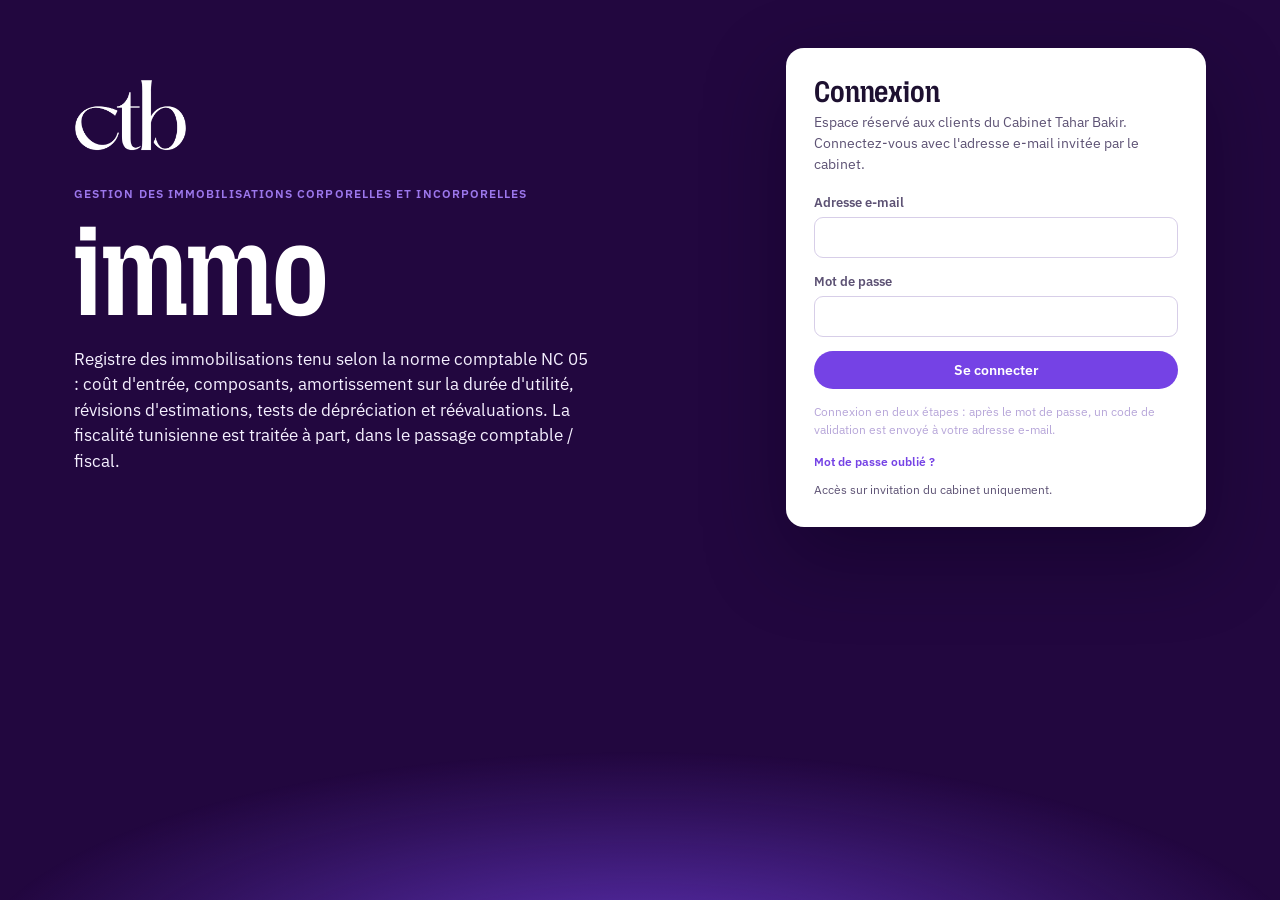
<file: index.html>
<!doctype html>
<html lang="fr">
<head>
<meta charset="utf-8">
<meta name="viewport" content="width=device-width,initial-scale=1,viewport-fit=cover">
<meta http-equiv="Content-Security-Policy" content="default-src 'none'; script-src 'self'; style-src 'self' 'unsafe-inline'; img-src 'self' data: blob:; font-src 'self' data:; connect-src 'self' https://*.supabase.co wss://*.supabase.co; manifest-src 'self'; base-uri 'none'; form-action 'none'; object-src 'none'">
<meta name="referrer" content="no-referrer">
<meta name="robots" content="noindex, nofollow">
<meta name="description" content="immo – gestion des immobilisations corporelles et incorporelles selon la NC 05 – propriété de CTB – Cabinet Tahar Bakir">
<title>immo</title>
<link rel="stylesheet" href="fonts/fonts.css">
<style>
:root{color-scheme:light}html,body{margin:0;padding:0}body{font:14px -apple-system,BlinkMacSystemFont,sans-serif}img{max-width:100%}[hidden]{display:none!important}
html.framed body{display:none!important}
/* Mozilla Headline (Google Fonts, licence OFL 1.1) – police installée dans l'application pour tous les titres */
@font-face {
  font-family: "Mozilla Headline";
  src: url("[data-uri]") format("woff2");
  font-weight: 200 700;
  font-stretch: 75% 125%;
  font-style: normal;
  font-display: swap;
}
/* Layout : barre latérale violet nuit + zone de travail sombre ; tableaux et champs blancs (charte CTB) */
:root {
  --bg: #22073F;           /* fond principal violet nuit */
  --bg-2: #2E0E56;         /* bandes, barre latérale */
  --bg-3: #3B1670;         /* survols sur fond sombre */
  --accent: #7542E5;       /* boutons, liens, sélection */
  --accent-2: #9C74FF;     /* accent clair sur fond sombre */
  --soft: #D9CCFF;         /* lavande (encarts) */
  --soft-2: #F1ECFF;       /* lavande très pâle (lignes paires, en-têtes) */
  --paper: #FFFFFF;        /* tableaux et champs */
  --ink: #1D1030;          /* texte sur blanc */
  --ink-2: #5D5274;        /* texte secondaire sur blanc */
  --line: #E4DDF0;         /* filets sur blanc */
  --on-dark: #F5F0FF;      /* texte sur fond sombre */
  --on-dark-2: #B7A6D9;    /* texte secondaire sur fond sombre */
  --ok: #17885C; --ok-bg: #E2F5EC;
  --warn: #A86A00; --warn-bg: #FFF2D6;
  --bad: #C2334E; --bad-bg: #FDE6EA;
  --info-bg: #ECE5FF;
  --font-display: "Mozilla Headline", "Arial Narrow", "Roboto Condensed", sans-serif;
  --font-body: "IBM Plex Sans", "Segoe UI", system-ui, -apple-system, sans-serif;
  --font-mono: "IBM Plex Mono", ui-monospace, "SFMono-Regular", Consolas, monospace;
  --r: 12px;
  color-scheme: dark;
}
* { box-sizing: border-box; }
html, body { height: 100%; }
body {
  margin: 0; background: var(--bg); color: var(--on-dark);
  font: 14px/1.5 var(--font-body);
  -webkit-font-smoothing: antialiased;
}
body::before { content: ""; position: fixed; inset: 0 0 auto; height: env(safe-area-inset-top, 0px); z-index: 50; background: var(--bg); }
h1, h2, h3, h4 { font-family: var(--font-display); font-weight: 650; font-stretch: 85%; letter-spacing: -.005em; margin: 0; text-wrap: balance; line-height: 1.08; }
h1 { font-stretch: 78%; font-weight: 640; }
h3, h4 { font-stretch: 92%; }
a { color: var(--accent-2); }
button { font: inherit; cursor: pointer; }
input, select, textarea { font: inherit; }
:focus-visible { outline: 2px solid var(--accent-2); outline-offset: 2px; }
.mono { font-family: var(--font-mono); }
.num { font-variant-numeric: tabular-nums; text-align: right; white-space: nowrap; }
.muted { color: var(--on-dark-2); }
.hidden { display: none !important; }
.eyebrow { text-transform: uppercase; letter-spacing: .09em; font-size: 12px; color: var(--accent-2); font-weight: 600; }

/* ---------- Connexion ---------- */
.login {
  min-height: 100%; display: grid; grid-template-columns: minmax(0, 1.1fr) minmax(0, 420px); gap: 48px; align-items: center;
  padding-block: 48px; padding-left: max(24px, env(safe-area-inset-left, 0px)); padding-right: max(24px, env(safe-area-inset-right, 0px));
  max-width: 1180px; margin: 0 auto; position: relative;
}
.glow { position: fixed; inset: auto 0 0 0; height: 55vh; pointer-events: none; z-index: 0;
  background: radial-gradient(ellipse 70% 60% at 50% 115%, rgba(117, 66, 229, .75), rgba(117, 66, 229, .18) 55%, transparent 75%); }
.login > * { position: relative; z-index: 1; }
.login-pitch h1 { font-size: clamp(64px, 10vw, 128px); color: #fff; margin: 8px 0 14px; line-height: .95; letter-spacing: -.01em; }
.login-pitch p { font-size: 17px; color: var(--on-dark); max-width: 52ch; margin: 0 0 22px; }
.login-card { background: var(--paper); color: var(--ink); border-radius: 18px; padding: 28px; box-shadow: 0 30px 80px rgba(10, 0, 30, .45); color-scheme: light; }
.login-card h2 { font-size: 30px; margin-bottom: 4px; }
.login-card .sub { color: var(--ink-2); margin: 0 0 18px; }
.brand { display: flex; align-items: center; gap: 12px; }
.brand img { height: 40px; width: auto; max-width: 160px; display: block; }
.brand-app { font-family: var(--font-display); font-stretch: 85%; font-weight: 640; font-size: 30px; line-height: 1; color: #fff; padding-left: 12px; border-left: 1px solid rgba(217, 204, 255, .35); }
.login-pitch .brand img { height: 72px; }
.store-badge { display: inline-flex; align-items: center; gap: 6px; font-size: 12px; color: var(--on-dark-2); }
.store-badge::before { content: ""; width: 8px; height: 8px; border-radius: 50%; background: var(--warn); }
.store-badge.db::before { background: #3DDC97; }

/* ---------- Coquille de l'application ---------- */
.shell { display: grid; grid-template-columns: 248px minmax(0, 1fr); min-height: 100%; }
.side { background: var(--bg-2); display: flex; flex-direction: column; gap: 18px; padding: 20px 14px; position: sticky; top: 0; height: 100vh; overflow-y: auto; border-right: 1px solid rgba(217, 204, 255, .08); }
.side .brand { padding: 4px 8px 10px; }
.nav { display: grid; gap: 2px; }
.nav-sep { font-size: 11px; text-transform: uppercase; letter-spacing: .1em; color: var(--on-dark-2); padding: 14px 10px 6px; }
.nav button { all: unset; cursor: pointer; display: flex; align-items: center; gap: 10px; padding: 9px 10px; border-radius: 9px; color: var(--on-dark); font-size: 14px; }
.nav button svg { width: 18px; height: 18px; flex: none; opacity: .8; }
.nav button:hover { background: var(--bg-3); }
.nav button.on { background: var(--accent); color: #fff; }
.nav button.on svg { opacity: 1; }
.nav button:focus-visible { outline: 2px solid var(--accent-2); }
.side-foot { margin-top: auto; font-size: 11.5px; color: var(--on-dark-2); display: grid; gap: 8px; padding: 0 8px; }

.main { min-width: 0; display: flex; flex-direction: column; position: relative; }
.top { position: sticky; top: env(safe-area-inset-top, 0px); z-index: 20; background: rgba(34, 7, 63, .92); backdrop-filter: blur(8px);
  display: flex; align-items: center; gap: 16px; flex-wrap: wrap; padding-block: 14px; padding-left: max(24px, env(safe-area-inset-left, 0px)); padding-right: max(24px, env(safe-area-inset-right, 0px)); border-bottom: 1px solid rgba(217, 204, 255, .08); }
.top-title { min-width: 0; flex: 1; }
.top-title h1 { font-size: 30px; color: #fff; }
.top-title .crumb { font-size: 12.5px; color: var(--on-dark-2); }
.top-tools { display: flex; gap: 10px; align-items: center; flex-wrap: wrap; }
.chip-user { display: flex; align-items: center; gap: 8px; padding: 6px 10px 6px 6px; border-radius: 999px; background: var(--bg-3); color: var(--on-dark); font-size: 13px; border: 0; }
.chip-user .av { width: 26px; height: 26px; border-radius: 50%; background: var(--accent); display: grid; place-items: center; font-weight: 600; font-size: 12px; color: #fff; }
.impersonate { background: var(--soft); color: var(--ink); padding-block: 8px; padding-left: max(24px, env(safe-area-inset-left, 0px)); padding-right: max(24px, env(safe-area-inset-right, 0px)); display: flex; gap: 12px; align-items: center; flex-wrap: wrap; font-size: 13px; color-scheme: light; }
.content { padding-block: 22px 60px; padding-left: max(24px, env(safe-area-inset-left, 0px)); padding-right: max(24px, env(safe-area-inset-right, 0px)); display: grid; gap: 20px; align-content: start; position: relative; z-index: 1; }
.content > * { min-width: 0; }

/* ---------- Éléments ---------- */
.btn { display: inline-flex; align-items: center; justify-content: center; gap: 8px; border: 0; border-radius: 999px; padding: 9px 18px; background: var(--accent); color: #fff; font-weight: 600; font-size: 13.5px; white-space: nowrap; transition: background .15s, transform .1s; }
.btn:hover { background: #6534d3; }
.btn:active { transform: translateY(1px); }
.btn svg { width: 16px; height: 16px; }
.btn.sm { padding: 6px 12px; font-size: 12.5px; }
.btn.ghost { background: transparent; color: var(--accent); box-shadow: inset 0 0 0 1.5px var(--accent); }
.btn.ghost:hover { background: var(--soft-2); }
.on-dark .btn.ghost, .top .btn.ghost, .page-head .btn.ghost { color: var(--on-dark); box-shadow: inset 0 0 0 1.5px rgba(217, 204, 255, .45); }
.on-dark .btn.ghost:hover, .top .btn.ghost:hover, .page-head .btn.ghost:hover { background: var(--bg-3); }
.btn.danger { background: var(--bad); }
.btn.danger:hover { background: #a9273f; }
.btn.light { background: var(--soft-2); color: var(--accent); }
.btn.light:hover { background: var(--soft); }
.btn[disabled] { opacity: .5; cursor: not-allowed; }
.link { all: unset; cursor: pointer; color: var(--accent); font-weight: 600; }
.link:hover { text-decoration: underline; }
.link:focus-visible { outline: 2px solid var(--accent); }

.page-head { display: flex; gap: 14px; align-items: flex-end; justify-content: space-between; flex-wrap: wrap; }
.page-head h2 { font-size: 26px; color: #fff; }
.page-head p { margin: 4px 0 0; color: var(--on-dark-2); max-width: 70ch; }
.actions { display: flex; gap: 8px; flex-wrap: wrap; align-items: center; }

.panel { background: var(--paper); color: var(--ink); border-radius: var(--r); padding: 18px; color-scheme: light; box-shadow: 0 10px 30px rgba(8, 0, 24, .25); min-width: 0; }
.panel h3 { font-size: 21px; margin-bottom: 12px; color: var(--ink); }
.panel .muted, .modal .muted { color: var(--ink-2); }
.panel-head { display: flex; justify-content: space-between; gap: 12px; align-items: center; margin-bottom: 12px; flex-wrap: wrap; }
.panel-head h3 { margin: 0; }
.grid-2 { display: grid; grid-template-columns: repeat(2, minmax(0, 1fr)); gap: 20px; }
.grid-3 { display: grid; grid-template-columns: repeat(3, minmax(0, 1fr)); gap: 20px; }

.kpis { display: grid; grid-template-columns: repeat(var(--n, 4), minmax(0, 1fr)); gap: 12px; }
.kpi { background: var(--paper); color: var(--ink); border-radius: var(--r); padding: 14px 16px; display: grid; gap: 4px; color-scheme: light; }
.kpi .l { font-size: 12px; color: var(--ink-2); text-transform: uppercase; letter-spacing: .06em; }
.kpi .v { font-family: var(--font-display); font-weight: 700; font-size: clamp(22px, 2.1vw, 30px); line-height: 1.05; font-variant-numeric: tabular-nums; }
.kpi .s { font-size: 12px; color: var(--ink-2); }
.kpi.hero { background: var(--soft); }

/* Tableaux */
.tbl-wrap { overflow-x: auto; border: 1px solid var(--line); border-radius: 10px; background: var(--paper); }
table.tbl { width: 100%; border-collapse: collapse; font-size: 13px; color: var(--ink); }
.tbl th { text-align: left; font-weight: 600; font-size: 12px; color: var(--ink-2); background: var(--soft-2); padding: 9px 10px; border-bottom: 1px solid var(--line); white-space: nowrap; position: sticky; top: 0; }
.tbl th.num { text-align: right; }
.tbl td { padding: 8px 10px; border-bottom: 1px solid var(--line); vertical-align: middle; }
.tbl tbody tr:hover td { background: #FAF8FF; }
.tbl tr.click { cursor: pointer; }
.tbl tfoot td { font-weight: 700; background: var(--soft-2); border-top: 2px solid var(--soft); border-bottom: 0; }
.tbl tr.group td { background: #F7F4FF; font-weight: 600; color: var(--accent); }
.tbl .code { font-family: var(--font-mono); font-size: 12.5px; white-space: nowrap; }
.tbl input, .tbl select { width: 100%; min-width: 70px; padding: 6px 8px; border: 1px solid var(--line); border-radius: 7px; background: #fff; color: var(--ink); }
.tbl input[type=checkbox] { width: auto; min-width: 0; }
.empty { padding: 34px 18px; text-align: center; color: var(--ink-2); display: grid; gap: 10px; justify-items: center; }
.empty b { color: var(--ink); font-size: 15px; }

.pill { display: inline-flex; align-items: center; gap: 5px; font-size: 11.5px; font-weight: 600; padding: 2px 9px; border-radius: 999px; white-space: nowrap; background: var(--info-bg); color: var(--accent); }
.pill.ok { background: var(--ok-bg); color: var(--ok); }
.pill.warn { background: var(--warn-bg); color: var(--warn); }
.pill.bad { background: var(--bad-bg); color: var(--bad); }
.pill.grey { background: #EEEBF3; color: #5d5670; }

/* Formulaires */
.form { display: grid; gap: 14px; }
.fs { border: 1px solid var(--line); border-radius: 10px; padding: 14px; display: grid; gap: 12px; margin: 0; min-width: 0; align-content: start; }
.fs legend { font-family: var(--font-display); font-weight: 700; font-size: 17px; padding: 0 6px; color: var(--accent); }
.row { display: grid; grid-template-columns: repeat(auto-fit, minmax(180px, 1fr)); gap: 12px; }
.field { display: grid; gap: 5px; min-width: 0; }
.field > span { font-size: 12.5px; font-weight: 600; color: var(--ink-2); }
.field > span em { color: var(--bad); font-style: normal; }
.field input, .field select, .field textarea { width: 100%; padding: 9px 11px; border: 1px solid #D7CEE8; border-radius: 9px; background: #fff; color: var(--ink); }
.field input:focus, .field select:focus, .field textarea:focus { border-color: var(--accent); outline: 2px solid rgba(117, 66, 229, .2); }
.field small { color: var(--ink-2); font-size: 11.5px; }
.check { display: flex; gap: 8px; align-items: center; font-size: 13px; color: var(--ink); }
.check input, .field .check input, .field input[type=checkbox], .field input[type=radio] { width: auto; flex: none; margin: 0; }
.check > span { min-width: 0; }
.toolbar { display: flex; gap: 10px; flex-wrap: wrap; align-items: end; }
.toolbar .field { min-width: 150px; flex: 1; }
.toolbar .field.wide { flex: 2; min-width: 220px; }
.note { background: var(--info-bg); color: var(--ink); border-radius: 10px; padding: 10px 12px; font-size: 12.5px; }
.note.warn { background: var(--warn-bg); }
.note.bad { background: var(--bad-bg); }
.on-dark .note { background: rgba(217, 204, 255, .12); color: var(--on-dark); }

.tabs { display: flex; gap: 4px; flex-wrap: wrap; border-bottom: 1px solid var(--line); margin: -4px 0 14px; }
.tabs button { all: unset; cursor: pointer; padding: 9px 14px; border-radius: 8px 8px 0 0; font-weight: 600; color: var(--ink-2); font-size: 13.5px; border-bottom: 2px solid transparent; margin-bottom: -1px; }
.tabs button.on { color: var(--accent); border-bottom-color: var(--accent); }
.tabs button:focus-visible { outline: 2px solid var(--accent); }

.dl { display: grid; grid-template-columns: repeat(auto-fill, minmax(190px, 1fr)); gap: 12px 18px; margin: 0; }
.dl div { min-width: 0; }
.dl dt { font-size: 11.5px; color: var(--ink-2); text-transform: uppercase; letter-spacing: .05em; }
.dl dd { margin: 2px 0 0; font-weight: 600; overflow-wrap: anywhere; }

.asset-head { display: flex; gap: 18px; align-items: flex-start; justify-content: space-between; flex-wrap: wrap; }
.asset-code { font-family: var(--font-mono); font-size: 22px; font-weight: 600; color: var(--accent); letter-spacing: .02em; }
.code-parts { display: flex; gap: 6px; flex-wrap: wrap; margin-top: 6px; }
.code-parts span { background: var(--soft-2); border-radius: 6px; padding: 3px 8px; font-size: 11.5px; color: var(--ink-2); }
.code-parts b { font-family: var(--font-mono); color: var(--ink); }

.bars { display: grid; gap: 10px; }
.bar-row { display: grid; grid-template-columns: minmax(0, 190px) minmax(0, 1fr) auto; gap: 10px; align-items: center; font-size: 12.5px; }
.bar-row .lab { overflow: hidden; text-overflow: ellipsis; white-space: nowrap; }
.bar-track { height: 14px; background: var(--soft-2); border-radius: 4px; position: relative; overflow: hidden; }
.bar-vb { position: absolute; inset: 0 auto 0 0; background: var(--soft); border-radius: 4px; }
.bar-vnc { position: absolute; inset: 0 auto 0 0; background: var(--accent); border-radius: 4px; }
.legend { display: flex; gap: 14px; font-size: 12px; color: var(--ink-2); flex-wrap: wrap; }
.legend i { display: inline-block; width: 10px; height: 10px; border-radius: 3px; margin-right: 5px; vertical-align: -1px; }

.alerts { display: grid; gap: 8px; }
.alert { display: flex; gap: 10px; align-items: flex-start; padding: 10px 12px; border-radius: 10px; background: var(--soft-2); font-size: 13px; }
.alert .dot { width: 8px; height: 8px; border-radius: 50%; margin-top: 6px; flex: none; background: var(--accent); }
.alert.warn .dot { background: var(--warn); }
.alert.bad .dot { background: var(--bad); }
.alert.ok .dot { background: var(--ok); }

.scan { display: grid; grid-template-columns: minmax(0, 1fr) auto; gap: 10px; }
.scan input { font-family: var(--font-mono); font-size: 20px; letter-spacing: .06em; padding: 12px 14px; border: 2px solid var(--accent); border-radius: 12px; width: 100%; background: #fff; color: var(--ink); }
.scan-log { display: grid; gap: 6px; max-height: 260px; overflow-y: auto; }
.scan-log div { display: flex; gap: 10px; align-items: center; font-size: 12.5px; padding: 6px 10px; background: var(--soft-2); border-radius: 8px; }
.progress { height: 10px; border-radius: 999px; background: var(--soft-2); overflow: hidden; }
.progress > i { display: block; height: 100%; background: var(--accent); border-radius: 999px; }

.labels-prev { display: grid; grid-template-columns: repeat(auto-fill, minmax(230px, 1fr)); gap: 12px; }
.label-card { border: 1px dashed #CBBFE3; border-radius: 8px; padding: 10px; display: grid; gap: 4px; background: #fff; }
.label-card .t { display: flex; justify-content: space-between; font-size: 10.5px; color: var(--ink-2); gap: 8px; }
.label-card svg { width: 100%; height: 56px; }
.label-card .c { font-family: var(--font-mono); font-weight: 600; text-align: center; font-size: 13px; }
.label-card .d { font-size: 11px; text-align: center; white-space: nowrap; overflow: hidden; text-overflow: ellipsis; }

.swatch { width: 40px; height: 34px; border-radius: 8px; border: 1px solid var(--line); padding: 0; }
.logo-prev { background: var(--bg); border-radius: 10px; padding: 14px; display: inline-flex; align-items: center; gap: 12px; }
.logo-prev img { max-height: 54px; max-width: 220px; }

/* Fenêtre modale */
.modal-bg { position: fixed; inset: 0; background: rgba(12, 2, 28, .62); z-index: 100; display: grid; place-items: center;
  padding-block: max(16px, env(safe-area-inset-top, 0px)) max(16px, env(safe-area-inset-bottom, 0px)); padding-left: max(16px, env(safe-area-inset-left, 0px)); padding-right: max(16px, env(safe-area-inset-right, 0px)); }
.modal { background: var(--paper); color: var(--ink); border-radius: 16px; width: min(760px, 100%); max-height: calc(100vh - 32px); display: flex; flex-direction: column; box-shadow: 0 30px 90px rgba(0, 0, 0, .5); color-scheme: light; }
.modal.wide { width: min(1080px, 100%); }
.modal.narrow { width: min(460px, 100%); }
.modal-h { display: flex; justify-content: space-between; align-items: center; gap: 12px; padding: 16px 20px; border-bottom: 1px solid var(--line); }
.modal-h h3 { font-size: 23px; }
.modal-b { padding: 18px 20px; overflow-y: auto; min-height: 0; flex: 1 1 auto; }
.modal-h, .modal-f { flex: none; }
.modal-f { padding: 14px 20px; border-top: 1px solid var(--line); display: flex; justify-content: flex-end; gap: 8px; flex-wrap: wrap; }
.x { all: unset; cursor: pointer; width: 32px; height: 32px; display: grid; place-items: center; border-radius: 8px; color: var(--ink-2); font-size: 20px; }
.x:hover { background: var(--soft-2); }

.toasts { position: fixed; right: max(16px, env(safe-area-inset-right, 0px)); bottom: max(16px, env(safe-area-inset-bottom, 0px)); display: grid; gap: 8px; z-index: 200; }
.toast { background: #fff; color: var(--ink); padding: 11px 16px; border-radius: 10px; box-shadow: 0 12px 30px rgba(0, 0, 0, .35); font-size: 13.5px; border-left: 4px solid var(--accent); max-width: 380px; }
.toast.ok { border-left-color: var(--ok); }
.toast.bad { border-left-color: var(--bad); }

.loading { display: grid; place-items: center; min-height: 60vh; color: var(--on-dark-2); gap: 12px; }
.spin { width: 28px; height: 28px; border-radius: 50%; border: 3px solid rgba(217, 204, 255, .25); border-top-color: var(--accent-2); animation: sp 0.9s linear infinite; }
@keyframes sp { to { transform: rotate(360deg); } }
@media (prefers-reduced-motion: reduce) { .spin { animation: none; } .btn { transition: none; } }

@media (max-width: 1100px) { .grid-3 { grid-template-columns: minmax(0, 1fr); } }
@media (max-width: 1560px) { .kpis.k6 { grid-template-columns: repeat(3, minmax(0, 1fr)); } }
@media (max-width: 1280px) { .kpis.k6, .kpis.k5 { grid-template-columns: repeat(3, minmax(0, 1fr)); } .kpis.k4 { grid-template-columns: repeat(2, minmax(0, 1fr)); } }
@media (max-width: 700px) { .kpis, .kpis.k6, .kpis.k5, .kpis.k4 { grid-template-columns: repeat(2, minmax(0, 1fr)); } }
@media (max-width: 900px) {
  .login { grid-template-columns: minmax(0, 1fr); gap: 28px; padding-block: 28px; }
  .shell { grid-template-columns: minmax(0, 1fr); }
  .side { position: static; height: auto; flex-direction: row; flex-wrap: wrap; align-items: center; padding: 10px 16px; gap: 10px; }
  .side .brand { padding: 0; }
  .nav { display: flex; gap: 4px; overflow-x: auto; width: 100%; padding-bottom: 4px; }
  .nav-sep { display: none; }
  .nav button { white-space: nowrap; }
  .side-foot { display: none; }
  .grid-2 { grid-template-columns: minmax(0, 1fr); }
  .top { position: static; }
  .top-title h1 { font-size: 24px; }
}
@media (max-width: 520px) {
  .top, .content, .impersonate { padding-left: max(16px, env(safe-area-inset-left, 0px)); padding-right: max(16px, env(safe-area-inset-right, 0px)); }
  .bar-row { grid-template-columns: minmax(0, 1fr); gap: 4px; }
  .panel { padding: 14px; }
  .modal-b { padding: 14px; }
}

/* ---------- Titres et chiffres en Mozilla Headline ---------- */
.kpi .v { font-stretch: 88%; font-weight: 640; overflow-wrap: anywhere; }
.fs legend { font-stretch: 92%; font-weight: 650; }
.asset-head h3 { font-stretch: 82%; }

/* ---------- Événements NC 05 ---------- */
.ev-list { display: grid; gap: 8px; }
.ev { display: grid; grid-template-columns: 112px minmax(0, 1fr) auto; gap: 12px; align-items: start; padding: 10px 12px; border: 1px solid var(--line); border-radius: 10px; background: #fff; }
.ev .d { font-variant-numeric: tabular-nums; color: var(--ink-2); font-size: 12.5px; }
.ev .t { font-weight: 600; }
.ev .x2 { font-size: 12.5px; color: var(--ink-2); }
.ev-actions { display: flex; gap: 6px; flex-wrap: wrap; }
.subgrid { display: grid; grid-template-columns: repeat(auto-fit, minmax(150px, 1fr)); gap: 8px 12px; }
details.more { border: 1px dashed #D7CEE8; border-radius: 10px; padding: 8px 12px; }
details.more summary { cursor: pointer; font-weight: 600; color: var(--accent); }
details.more[open] summary { margin-bottom: 10px; }
.calc-line { display: flex; justify-content: space-between; gap: 12px; padding: 4px 0; border-bottom: 1px dotted var(--line); font-size: 13px; }
.calc-line b { font-variant-numeric: tabular-nums; }
.calc-line.total { border-bottom: 0; font-weight: 700; }
.result { border-radius: 10px; padding: 12px 14px; font-size: 13.5px; }
.result.ok { background: var(--ok-bg); }
.result.warn { background: var(--warn-bg); }
.result.bad { background: var(--bad-bg); }
.status-grid { display: grid; grid-template-columns: repeat(auto-fill, minmax(260px, 1fr)); gap: 12px; }
.status-card { border: 1px solid var(--line); border-radius: 12px; padding: 14px; display: grid; gap: 8px; background: #fff; }
.status-card h4 { font-size: 18px; }

/* ---------- Notes aux états financiers ---------- */
.notes-doc { display: grid; gap: 18px; max-width: 980px; }
.notes-doc section { display: grid; gap: 8px; }
.notes-doc h4 { font-size: 19px; color: var(--accent); }
.notes-doc p { margin: 0; max-width: 85ch; }
.notes-doc .tbl-wrap { margin-top: 4px; }

/* ---------- Manuel ---------- */
.manual { display: grid; grid-template-columns: 250px minmax(0, 1fr); gap: 24px; align-items: start; }
.manual-toc { position: sticky; top: calc(env(safe-area-inset-top, 0px) + 92px); background: var(--paper); color: var(--ink); border-radius: var(--r); padding: 14px; max-height: calc(100vh - 120px); overflow-y: auto; color-scheme: light; }
.manual-toc b { display: block; font-family: var(--font-display); font-stretch: 88%; font-size: 18px; margin-bottom: 8px; }
.manual-toc a { display: block; padding: 5px 8px; border-radius: 7px; color: var(--ink); text-decoration: none; font-size: 13px; }
.manual-toc a:hover { background: var(--soft-2); color: var(--accent); }
.manual-body { display: grid; gap: 16px; min-width: 0; }
.manual-body .panel h3 { font-size: 26px; scroll-margin-top: 110px; }
.manual-body .panel h4 { font-size: 18px; margin: 14px 0 6px; color: var(--accent); }
.manual-body p, .manual-body li { max-width: 80ch; }
.manual-body p { margin: 0 0 10px; }
.manual-body ul, .manual-body ol { margin: 0 0 10px; padding-left: 20px; display: grid; gap: 4px; }
.manual-body .tip { background: var(--info-bg); border-radius: 10px; padding: 10px 12px; margin: 6px 0 10px; font-size: 13px; }
.manual-body .ref { color: var(--ink-2); font-size: 12px; }
.manual-hero { display: grid; gap: 8px; }
.manual-hero h2 { font-size: clamp(32px, 4.6vw, 54px); color: #fff; font-stretch: 78%; }
.manual-hero p { color: var(--on-dark); max-width: 70ch; margin: 0; }
@media (max-width: 900px) {
  .manual { grid-template-columns: minmax(0, 1fr); }
  .manual-toc { position: static; max-height: none; }
  .ev { grid-template-columns: minmax(0, 1fr); gap: 4px; }
}

/* Contrats enregistrés, pièces comptables */
.ctr-list { display: grid; gap: 10px; }
.ctr-list:empty { display: none; }
.ctr-row { display: grid; grid-template-columns: minmax(170px, 1.3fr) minmax(130px, 1fr) minmax(130px, .9fr) minmax(130px, 1fr) minmax(150px, 1.2fr) auto; gap: 10px; align-items: end; padding: 10px; border: 1px dashed var(--line); border-radius: 10px; background: #FBFAFE; }
.ctr-row .ctr-del { margin-bottom: 4px; }
.piece-tag { font-size: 12px; color: var(--ink-2); }
.piece-tag .pv { font-family: var(--font-mono); white-space: nowrap; }
.piece-tag.missing .pv, .piece-tag.optional .pv { font-family: inherit; white-space: normal; }
.piece-tag.missing { color: var(--warn); }
.piece-tag.optional { color: var(--ink-2); font-style: italic; }
.piece-tag .link { font-size: 12px; white-space: nowrap; margin-left: 4px; }
.fs > .btn { justify-self: start; }
.ev .x2 + .x2 { margin-top: 4px; }
@media (max-width: 900px) { .ctr-row { grid-template-columns: 1fr 1fr; } .ctr-row .ctr-del { justify-self: start; } }
@media (max-width: 520px) { .ctr-row { grid-template-columns: minmax(0, 1fr); } }

/* Évaluation NC 05 : diligences de clôture */
.step-strip { display: grid; grid-template-columns: repeat(4, minmax(0, 1fr)); gap: 12px; margin: 0 0 16px; }
.step-card { all: unset; box-sizing: border-box; cursor: pointer; display: grid; gap: 4px; padding: 12px 14px; border-radius: 12px; background: #fff; border-left: 4px solid var(--soft); }
.step-card span { font-size: 12px; color: var(--ink-2); text-transform: uppercase; letter-spacing: .04em; }
.step-card b { font-size: 14.5px; color: var(--ink); }
.step-card.ok { border-left-color: var(--ok); }
.step-card.todo { border-left-color: var(--warn); }
.step-card.todo b { color: var(--warn); }
.step-card:hover { box-shadow: 0 0 0 2px var(--soft); }
.step-card:focus-visible { outline: 2px solid var(--accent-2, #b9a2ff); outline-offset: 2px; }
@media (max-width: 1100px) { .step-strip { grid-template-columns: repeat(2, minmax(0, 1fr)); } }
@media (max-width: 520px) { .step-strip { grid-template-columns: minmax(0, 1fr); } }
.store-warn { background: var(--warn-bg); color: #5A3A00; border-left: 4px solid var(--warn); padding: 10px 16px; font-size: 13px; line-height: 1.45; }
.login-card .store-warn { border-radius: 8px; margin: 0 0 14px; }
.eval-stack { display: grid; gap: 14px; }
.ind-grid { display: grid; grid-template-columns: repeat(auto-fit, minmax(320px, 1fr)); gap: 6px 18px; }
.eval-stack .rr-com { min-width: 220px; }
.rr-cell { display: flex; align-items: center; gap: 12px; flex-wrap: wrap; }
.rr-cell .check { white-space: nowrap; }
.rr-cell .rr-com { flex: 1 1 220px; }

/* Logique de la codification */
.code-hero { overflow: hidden; }
.code-formula { font-size: 13px; letter-spacing: .32em; color: var(--ink-2); margin: 0 0 10px; }
.code-anatomy { display: flex; align-items: stretch; gap: 6px; flex-wrap: wrap; }
.ca-seg { --c: var(--accent); --cb: #F1ECFF; flex: 1 1 140px; min-width: 0; display: grid; align-content: start; gap: 2px; padding: 12px 14px; border-radius: 10px; background: var(--cb); border-top: 4px solid var(--c); }
.ca-seg b { font-size: 34px; line-height: 1.05; color: var(--c); letter-spacing: .04em; }
.ca-seg span { font-weight: 600; font-size: 13px; color: var(--ink); }
.ca-seg small { font-size: 11.5px; color: var(--ink-2); }
.ca-seg em { font-style: normal; font-size: 12.5px; color: var(--ink); margin-top: 6px; padding-top: 6px; border-top: 1px dashed rgba(29, 16, 48, .18); }
.s1 { --c: #7542E5; --cb: #F1ECFF; }
.s2 { --c: #1F6FA3; --cb: #E6F2FA; }
.s3 { --c: #17885C; --cb: #E2F5EC; }
.s4 { --c: #9A5F00; --cb: #FFF2D6; }
.s5 { --c: #C2334E; --cb: #FDE6EA; }
.seg-grid { display: grid; grid-template-columns: repeat(auto-fit, minmax(260px, 1fr)); gap: 12px; }
.seg-card { border: 1px solid var(--line); border-left: 5px solid var(--c); border-radius: 10px; padding: 14px 16px; display: grid; gap: 8px; align-content: start; }
.seg-card p { margin: 0; font-size: 13.5px; }
.seg-h { display: flex; gap: 12px; align-items: center; }
.seg-h h4 { font-size: 18px; margin: 0; }
.seg-h small { color: var(--ink-2); font-size: 12px; }
.seg-n { background: var(--cb); color: var(--c); font-weight: 600; font-size: 18px; border-radius: 8px; padding: 6px 10px; min-width: 58px; text-align: center; }
.seg-val { background: var(--cb); border-radius: 8px; padding: 8px 10px; font-size: 13px; }
.rule-grid { display: grid; grid-template-columns: repeat(auto-fit, minmax(320px, 1fr)); gap: 10px 18px; }
.rule { display: grid; grid-template-columns: 30px minmax(0, 1fr); gap: 10px; padding: 10px 0; border-bottom: 1px solid var(--line); }
.rule-n { width: 26px; height: 26px; border-radius: 50%; background: var(--soft-2); color: var(--accent); font-weight: 700; font-size: 13px; display: grid; place-items: center; }
.rule p { margin: 4px 0 0; font-size: 13.5px; color: var(--ink-2); }
.sim-code { display: flex; align-items: baseline; justify-content: space-between; gap: 12px; flex-wrap: wrap; background: var(--soft-2); border-radius: 10px; padding: 12px 14px; margin-bottom: 10px; }
.sim-code span { font-size: 13px; color: var(--ink-2); }
.sim-code b { font-size: 26px; color: var(--accent); letter-spacing: .03em; }
.note.ok { background: var(--ok-bg); }
@media (max-width: 700px) { .ca-seg { flex-basis: 45%; } .ca-seg b { font-size: 28px; } }

</style>
<script src="js/guard.js"></script>
</head>
<body>
<div id="app" aria-live="polite"></div>
<noscript>immo nécessite JavaScript.</noscript>
<script src="config.js"></script>
<script src="vendor/supabase.js"></script>
<script defer src="vendor/jspdf.umd.min.js"></script>
<script defer src="vendor/jspdf.plugin.autotable.min.js"></script>
<script defer src="vendor/xlsx.full.min.js"></script>
<script defer src="vendor/JsBarcode.all.min.js"></script>
<script src="js/engine.js"></script>
<script src="js/data.js"></script>
<script src="js/app.js"></script>
</body>
</html>
</file>
<file: fonts/fonts.css>
/* IBM Plex Sans / Mono – licence SIL OFL 1.1 – fichiers servis par le site (aucun appel à Google Fonts) */
@font-face{font-family:'IBM Plex Sans';font-style:normal;font-display:swap;font-weight:400;src:url(ibm-plex-sans-latin-ext-400-normal.woff2) format('woff2');unicode-range:U+0100-02BA,U+02BD-02C5,U+02C7-02CC,U+02CE-02D7,U+02DD-02FF,U+0304,U+0308,U+0329,U+1D00-1DBF,U+1E00-1E9F,U+1EF2-1EFF,U+2020,U+20A0-20AB,U+20AD-20C0,U+2113,U+2C60-2C7F,U+A720-A7FF}
@font-face{font-family:'IBM Plex Sans';font-style:normal;font-display:swap;font-weight:400;src:url(ibm-plex-sans-latin-400-normal.woff2) format('woff2');unicode-range:U+0000-00FF,U+0131,U+0152-0153,U+02BB-02BC,U+02C6,U+02DA,U+02DC,U+0304,U+0308,U+0329,U+2000-206F,U+20AC,U+2122,U+2191,U+2193,U+2212,U+2215,U+FEFF,U+FFFD}
@font-face{font-family:'IBM Plex Sans';font-style:normal;font-display:swap;font-weight:500;src:url(ibm-plex-sans-latin-ext-500-normal.woff2) format('woff2');unicode-range:U+0100-02BA,U+02BD-02C5,U+02C7-02CC,U+02CE-02D7,U+02DD-02FF,U+0304,U+0308,U+0329,U+1D00-1DBF,U+1E00-1E9F,U+1EF2-1EFF,U+2020,U+20A0-20AB,U+20AD-20C0,U+2113,U+2C60-2C7F,U+A720-A7FF}
@font-face{font-family:'IBM Plex Sans';font-style:normal;font-display:swap;font-weight:500;src:url(ibm-plex-sans-latin-500-normal.woff2) format('woff2');unicode-range:U+0000-00FF,U+0131,U+0152-0153,U+02BB-02BC,U+02C6,U+02DA,U+02DC,U+0304,U+0308,U+0329,U+2000-206F,U+20AC,U+2122,U+2191,U+2193,U+2212,U+2215,U+FEFF,U+FFFD}
@font-face{font-family:'IBM Plex Sans';font-style:normal;font-display:swap;font-weight:600;src:url(ibm-plex-sans-latin-ext-600-normal.woff2) format('woff2');unicode-range:U+0100-02BA,U+02BD-02C5,U+02C7-02CC,U+02CE-02D7,U+02DD-02FF,U+0304,U+0308,U+0329,U+1D00-1DBF,U+1E00-1E9F,U+1EF2-1EFF,U+2020,U+20A0-20AB,U+20AD-20C0,U+2113,U+2C60-2C7F,U+A720-A7FF}
@font-face{font-family:'IBM Plex Sans';font-style:normal;font-display:swap;font-weight:600;src:url(ibm-plex-sans-latin-600-normal.woff2) format('woff2');unicode-range:U+0000-00FF,U+0131,U+0152-0153,U+02BB-02BC,U+02C6,U+02DA,U+02DC,U+0304,U+0308,U+0329,U+2000-206F,U+20AC,U+2122,U+2191,U+2193,U+2212,U+2215,U+FEFF,U+FFFD}
@font-face{font-family:'IBM Plex Sans';font-style:normal;font-display:swap;font-weight:700;src:url(ibm-plex-sans-latin-ext-700-normal.woff2) format('woff2');unicode-range:U+0100-02BA,U+02BD-02C5,U+02C7-02CC,U+02CE-02D7,U+02DD-02FF,U+0304,U+0308,U+0329,U+1D00-1DBF,U+1E00-1E9F,U+1EF2-1EFF,U+2020,U+20A0-20AB,U+20AD-20C0,U+2113,U+2C60-2C7F,U+A720-A7FF}
@font-face{font-family:'IBM Plex Sans';font-style:normal;font-display:swap;font-weight:700;src:url(ibm-plex-sans-latin-700-normal.woff2) format('woff2');unicode-range:U+0000-00FF,U+0131,U+0152-0153,U+02BB-02BC,U+02C6,U+02DA,U+02DC,U+0304,U+0308,U+0329,U+2000-206F,U+20AC,U+2122,U+2191,U+2193,U+2212,U+2215,U+FEFF,U+FFFD}
@font-face{font-family:'IBM Plex Mono';font-style:normal;font-display:swap;font-weight:400;src:url(ibm-plex-mono-latin-ext-400-normal.woff2) format('woff2');unicode-range:U+0100-02BA,U+02BD-02C5,U+02C7-02CC,U+02CE-02D7,U+02DD-02FF,U+0304,U+0308,U+0329,U+1D00-1DBF,U+1E00-1E9F,U+1EF2-1EFF,U+2020,U+20A0-20AB,U+20AD-20C0,U+2113,U+2C60-2C7F,U+A720-A7FF}
@font-face{font-family:'IBM Plex Mono';font-style:normal;font-display:swap;font-weight:400;src:url(ibm-plex-mono-latin-400-normal.woff2) format('woff2');unicode-range:U+0000-00FF,U+0131,U+0152-0153,U+02BB-02BC,U+02C6,U+02DA,U+02DC,U+0304,U+0308,U+0329,U+2000-206F,U+20AC,U+2122,U+2191,U+2193,U+2212,U+2215,U+FEFF,U+FFFD}
@font-face{font-family:'IBM Plex Mono';font-style:normal;font-display:swap;font-weight:600;src:url(ibm-plex-mono-latin-ext-600-normal.woff2) format('woff2');unicode-range:U+0100-02BA,U+02BD-02C5,U+02C7-02CC,U+02CE-02D7,U+02DD-02FF,U+0304,U+0308,U+0329,U+1D00-1DBF,U+1E00-1E9F,U+1EF2-1EFF,U+2020,U+20A0-20AB,U+20AD-20C0,U+2113,U+2C60-2C7F,U+A720-A7FF}
@font-face{font-family:'IBM Plex Mono';font-style:normal;font-display:swap;font-weight:600;src:url(ibm-plex-mono-latin-600-normal.woff2) format('woff2');unicode-range:U+0000-00FF,U+0131,U+0152-0153,U+02BB-02BC,U+02C6,U+02DA,U+02DC,U+0304,U+0308,U+0329,U+2000-206F,U+20AC,U+2122,U+2191,U+2193,U+2212,U+2215,U+FEFF,U+FFFD}
</file>
